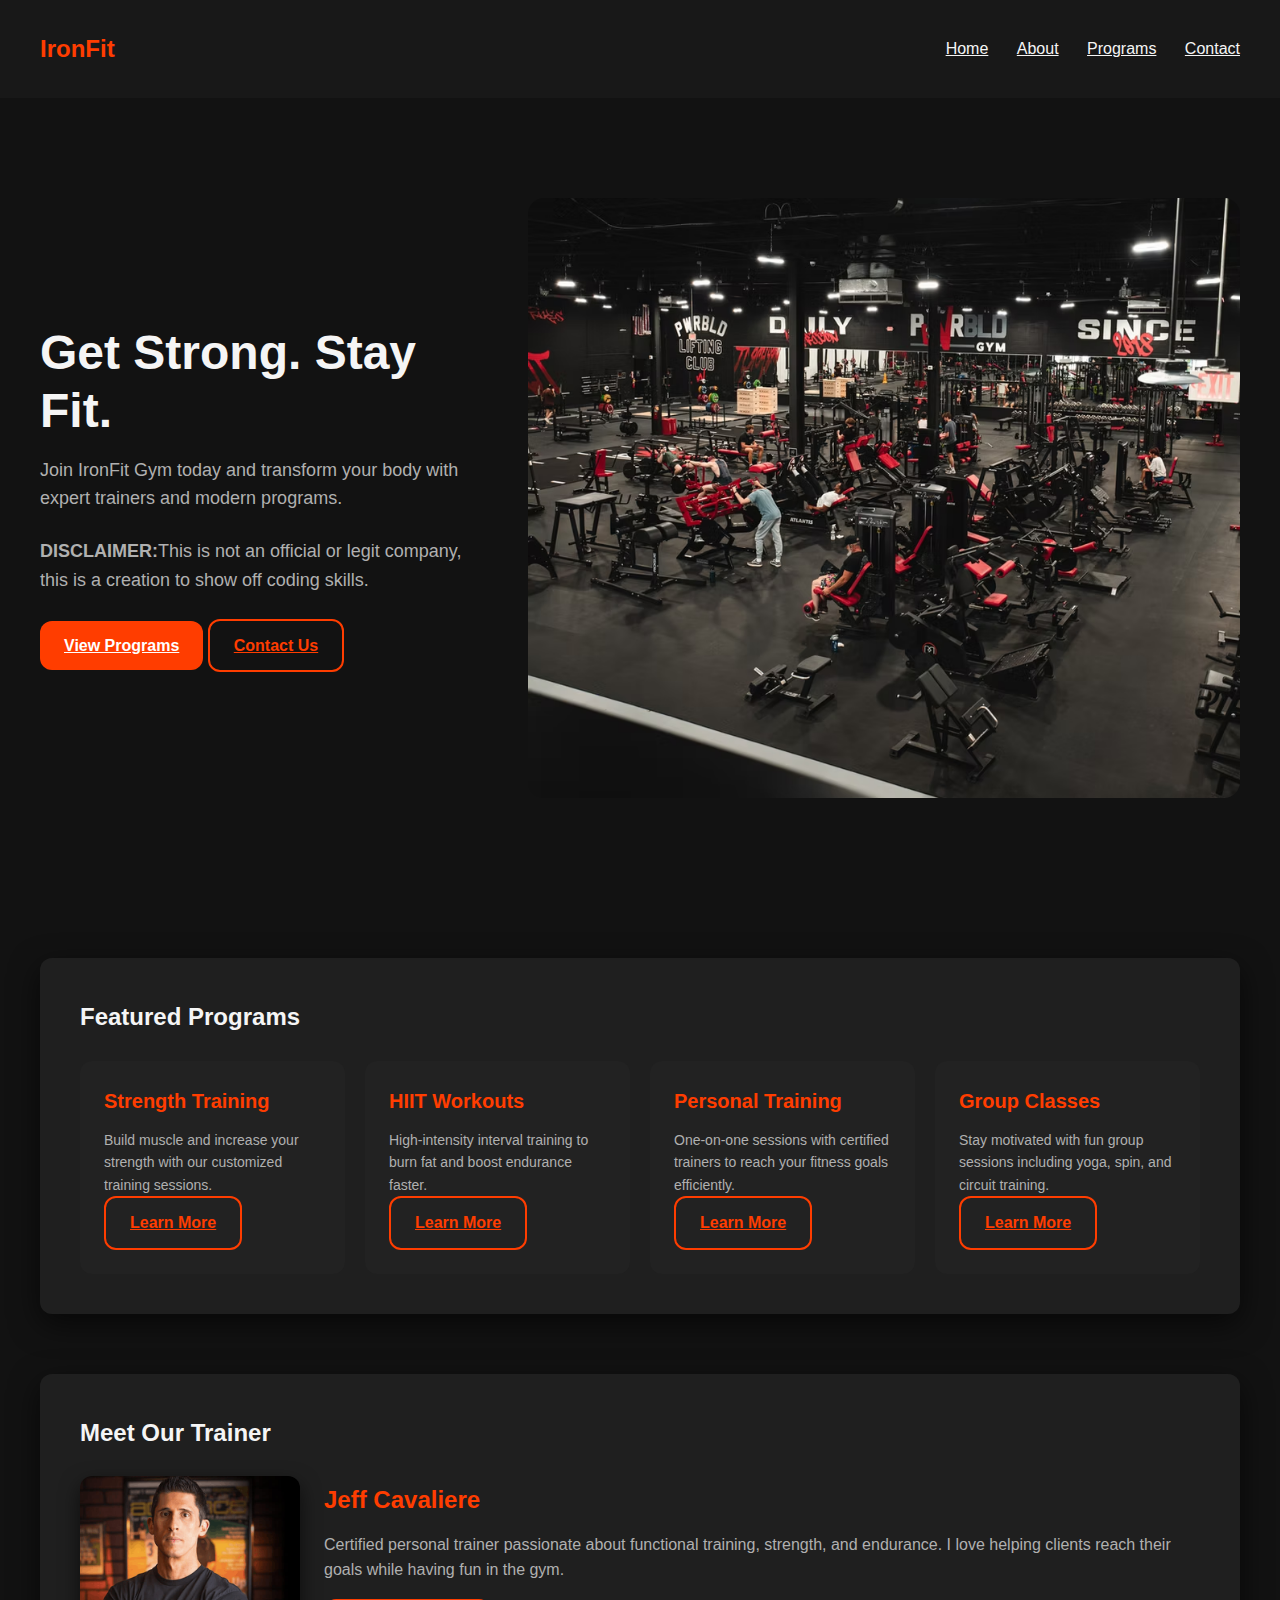
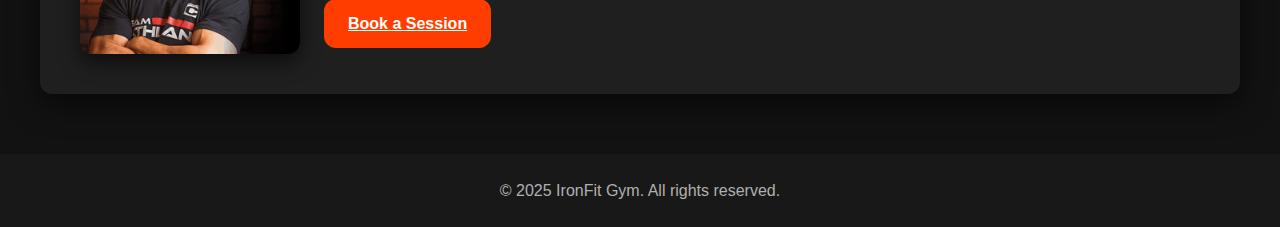
<file: index.html>
<!DOCTYPE html>
<html lang="en">
<head>
  <meta charset="UTF-8">
  <meta name="viewport" content="width=device-width, initial-scale=1.0">
  <title>IronFit Gym</title>
  <meta name="description" content="IronFit Gym — Modern fitness programs and personal training.">
  <link rel="stylesheet" href="css/style.css">
</head>
<body>
  <header>
    <div class="logo">IronFit</div>
    <nav>
      <a href="index.html">Home</a>
      <a href="about.html">About</a>
      <a href="programs.html">Programs</a>
      <a href="contact.html">Contact</a>
    </nav>
  </header>

  <main>
    <!-- Hero Section -->
    <section class="hero">
      <div class="hero-content">
        <h1>Get Strong. Stay Fit.</h1>
        <p>Join IronFit Gym today and transform your body with expert trainers and modern programs.</p>
        <p><strong>DISCLAIMER:</strong>This is not an official or legit company, this is a creation to show off coding skills.</p>
        <a href="programs.html" class="btn primary">View Programs</a>
        <a href="contact.html" class="btn secondary">Contact Us</a>
      </div>
      <div class="hero-image">
        <img src="Gym.png" alt="Gym workout">
      </div>
    </section>

    <!-- Featured Programs -->
    <section class="card-section">
      <h2>Featured Programs</h2>
      <div class="cards">
        <div class="card">
          <h3>Strength Training</h3>
          <p>Build muscle and increase your strength with our customized training sessions.</p>
          <a href="programs.html" class="btn secondary">Learn More</a>
        </div>
        <div class="card">
          <h3>HIIT Workouts</h3>
          <p>High-intensity interval training to burn fat and boost endurance faster.</p>
          <a href="programs.html" class="btn secondary">Learn More</a>
        </div>
        <div class="card">
          <h3>Personal Training</h3>
          <p>One-on-one sessions with certified trainers to reach your fitness goals efficiently.</p>
          <a href="programs.html" class="btn secondary">Learn More</a>
        </div>
        <div class="card">
          <h3>Group Classes</h3>
          <p>Stay motivated with fun group sessions including yoga, spin, and circuit training.</p>
          <a href="programs.html" class="btn secondary">Learn More</a>
        </div>
      </div>
    </section>

    <!-- Trainer Spotlight -->
    <section class="card-section trainer">
      <h2>Meet Our Trainer</h2>
      <div class="trainer-profile">
        <img src="Jeff Cavalierepng.png" alt="Trainer" class="trainer-img">
        <div class="trainer-info">
          <h3>Jeff Cavaliere</h3>
          <p>Certified personal trainer passionate about functional training, strength, and endurance. I love helping clients reach their goals while having fun in the gym.</p>
          <a href="contact.html" class="btn primary">Book a Session</a>
        </div>
      </div>
    </section>

  </main>

  <footer>
    <p>&copy; 2025 IronFit Gym. All rights reserved.</p>
  </footer>

  <script src="js/main.js"></script>
</body>
</html>
</file>
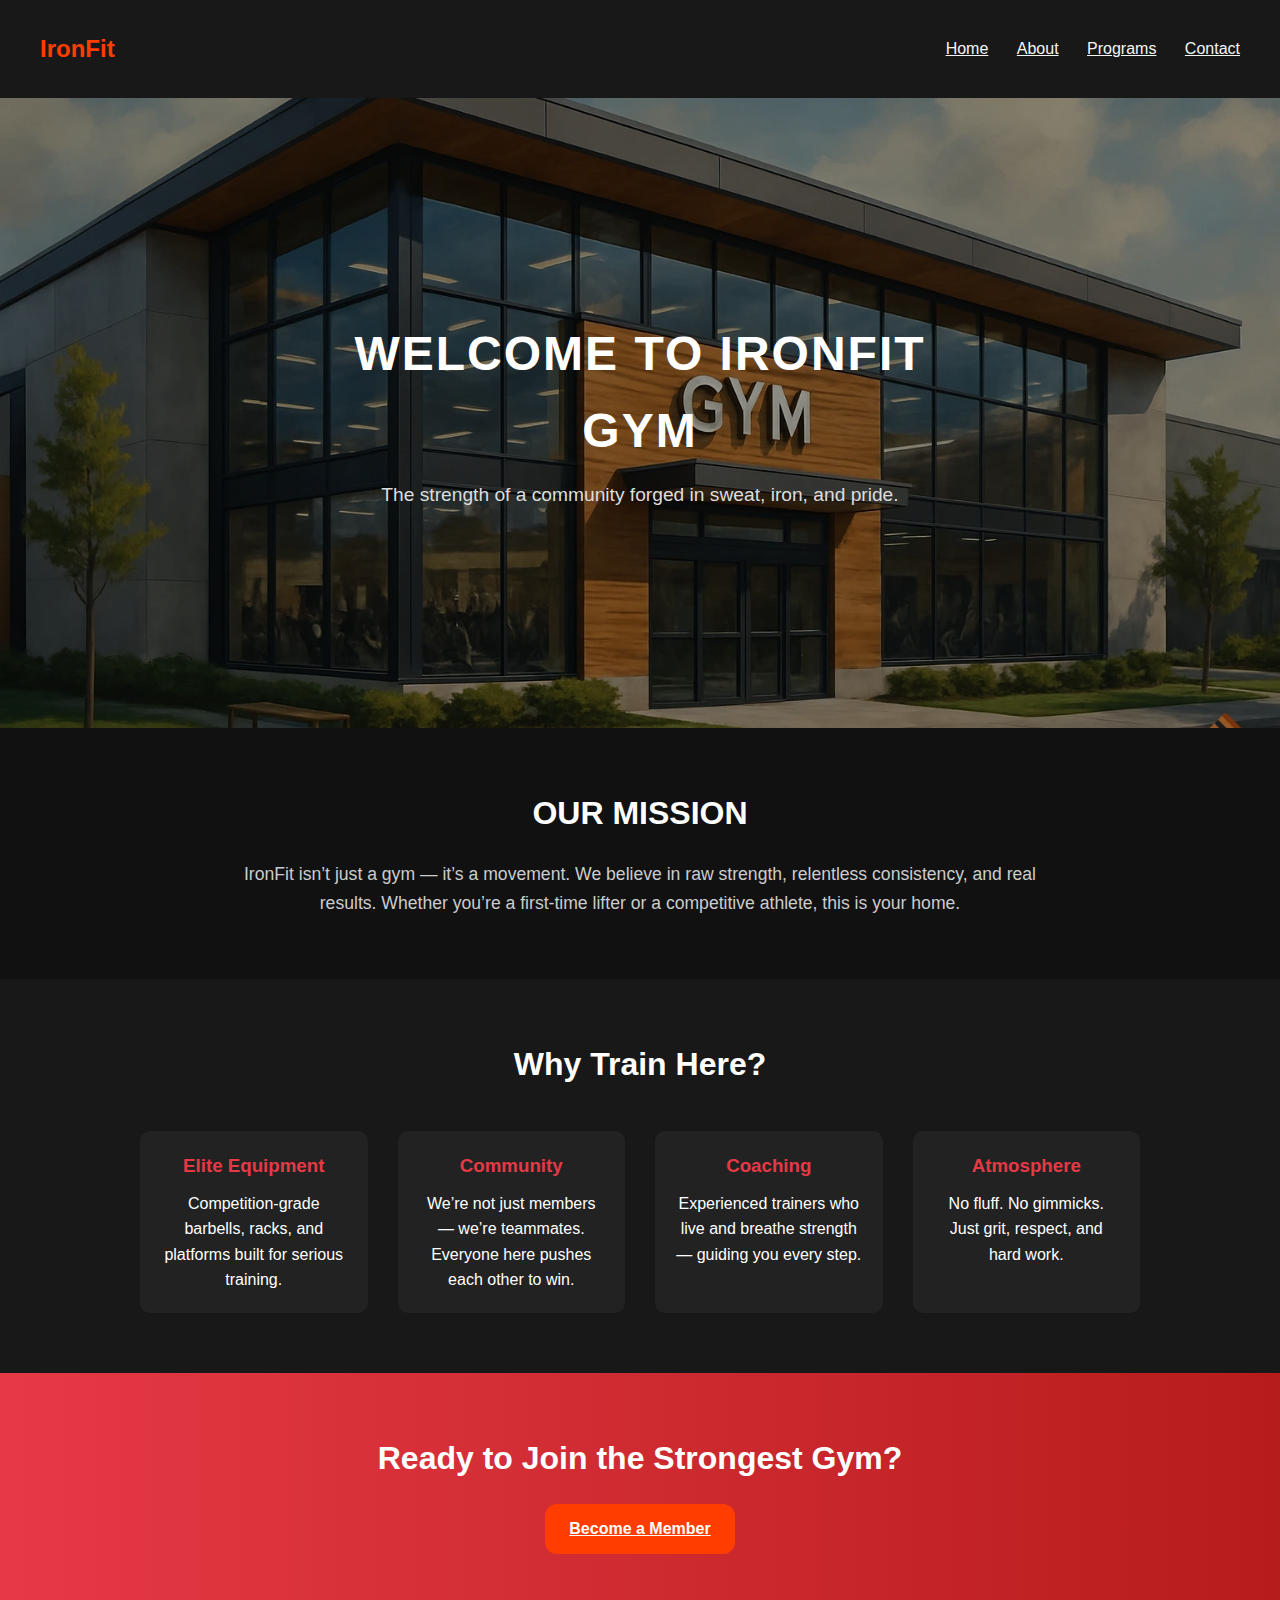
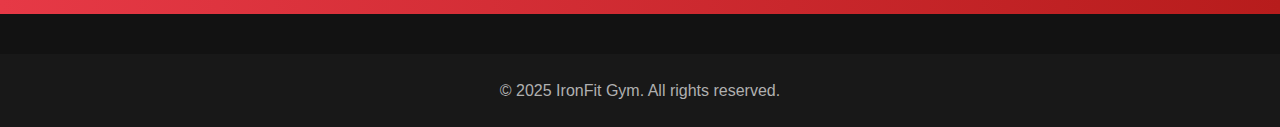
<file: about.html>
<!DOCTYPE html>
<html lang="en">
<head>
  <meta charset="UTF-8">
  <meta name="viewport" content="width=device-width, initial-scale=1.0">
  <title>About — IronFit Gym</title>
  <link rel="stylesheet" href="css/style.css">
</head>
<body>
  <header>
    <div class="logo">IronFit</div>
    <nav>
      <a href="index.html">Home</a>
      <a href="about.html">About</a>
      <a href="programs.html">Programs</a>
      <a href="contact.html">Contact</a>
    </nav>
  </header>

  <main>
<section class="about-hero">
  <img src="Outside3.webp" alt="Outside view of IronFit Gym">
  <div class="about-hero-text">
    <h1>Welcome to IronFit Gym</h1>
    <p>The strength of a community forged in sweat, iron, and pride.</p>
  </div>
</section>

<section class="about-mission">
  <h2>Our Mission</h2>
  <p>
    IronFit isn’t just a gym — it’s a movement.  
    We believe in raw strength, relentless consistency, and real results.  
    Whether you’re a first-time lifter or a competitive athlete, this is your home.
  </p>
</section>

<section class="why-choose-us">
  <h2>Why Train Here?</h2>
  <div class="reasons">
    <div class="reason">
      <h3>Elite Equipment</h3>
      <p>Competition-grade barbells, racks, and platforms built for serious training.</p>
    </div>
    <div class="reason">
      <h3>Community</h3>
      <p>We’re not just members — we’re teammates. Everyone here pushes each other to win.</p>
    </div>
    <div class="reason">
      <h3>Coaching</h3>
      <p>Experienced trainers who live and breathe strength — guiding you every step.</p>
    </div>
    <div class="reason">
      <h3>Atmosphere</h3>
      <p>No fluff. No gimmicks. Just grit, respect, and hard work.</p>
    </div>
  </div>
</section>

<section class="cta-section">
  <h2>Ready to Join the Strongest Gym?</h2>
  <a href="membership.html" class="btn primary">Become a Member</a>
</section>

  </main>

  <footer>
    <p>&copy; 2025 IronFit Gym. All rights reserved.</p>
  </footer>
</body>
</html>
</file>
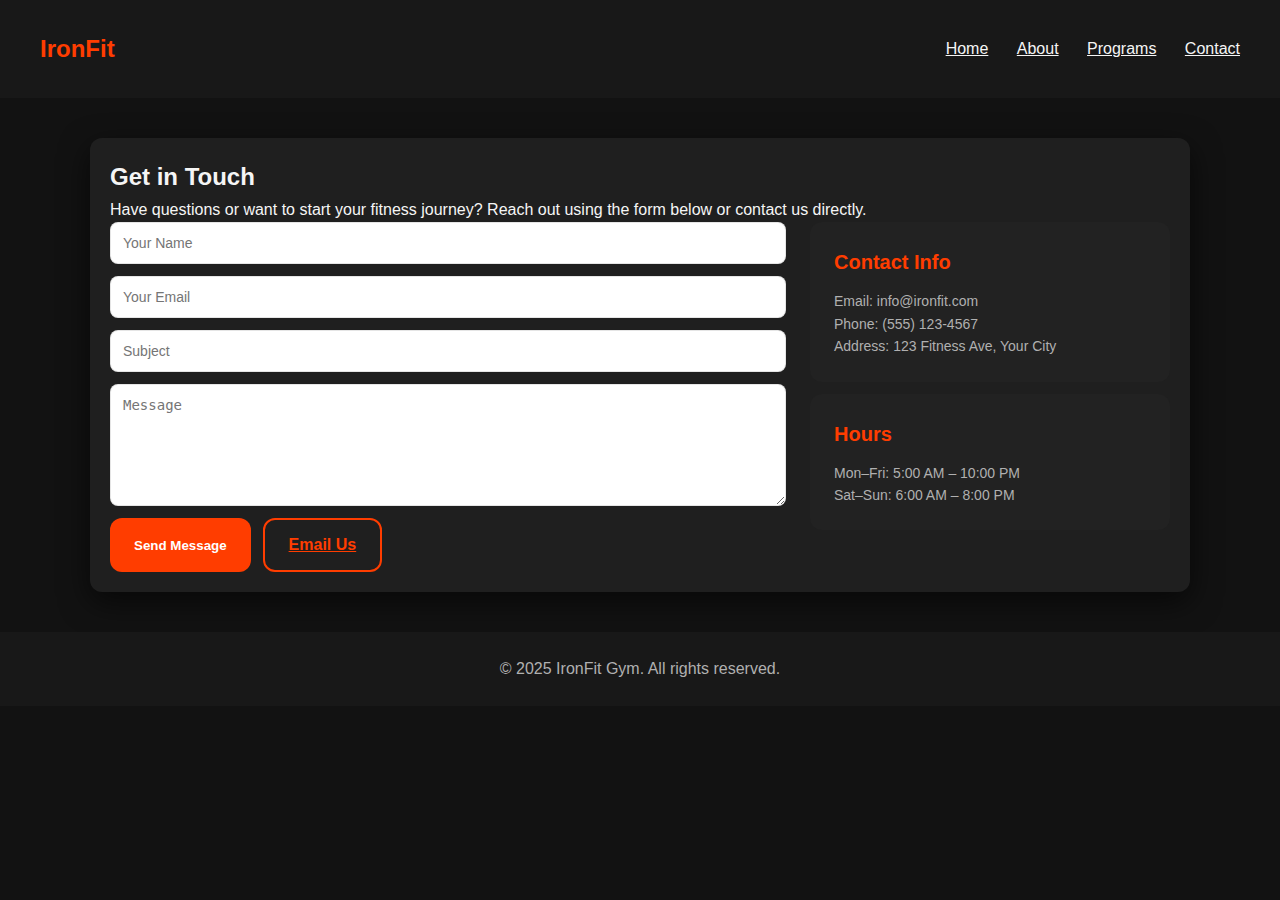
<file: contact.html>
<!DOCTYPE html>
<html lang="en">
<head>
  <meta charset="UTF-8">
  <meta name="viewport" content="width=device-width, initial-scale=1.0">
  <title>Contact — IronFit Gym</title>
  <link rel="stylesheet" href="css/style.css">
</head>
<body>
  <header>
    <div class="logo">IronFit</div>
    <nav>
      <a href="index.html">Home</a>
      <a href="about.html">About</a>
      <a href="programs.html">Programs</a>
      <a href="contact.html">Contact</a>
    </nav>
  </header>

  <main>
    <section class="card-section contact-section">
      <h2>Get in Touch</h2>
      <p class="lead">Have questions or want to start your fitness journey? Reach out using the form below or contact us directly.</p>

      <div class="contact-grid">
        <!-- Contact Form -->
        <form id="contact-form">
          <input type="text" placeholder="Your Name" required>
          <input type="email" placeholder="Your Email" required>
          <input type="text" placeholder="Subject">
          <textarea rows="6" placeholder="Message"></textarea>
          <div class="form-buttons">
            <button class="btn primary" type="submit">Send Message</button>
            <a class="btn secondary" href="mailto:info@ironfit.com">Email Us</a>
          </div>
        </form>

        <!-- Contact Info -->
        <aside class="contact-info">
          <div class="card">
            <h3>Contact Info</h3>
            <p>Email: info@ironfit.com<br>
               Phone: (555) 123-4567<br>
               Address: 123 Fitness Ave, Your City</p>
          </div>

          <div class="card">
            <h3>Hours</h3>
            <p>Mon–Fri: 5:00 AM – 10:00 PM<br>
               Sat–Sun: 6:00 AM – 8:00 PM</p>
          </div>
        </aside>
      </div>
    </section>
  </main>

  <footer>
    <p>&copy; 2025 IronFit Gym. All rights reserved.</p>
  </footer>

  <script>
    document.getElementById('contact-form').addEventListener('submit', function(e){
      e.preventDefault();
      alert('Message sent! (This is a demo — replace with backend handling.)');
      this.reset();
    });
  </script>
</body>
</html>
</file>
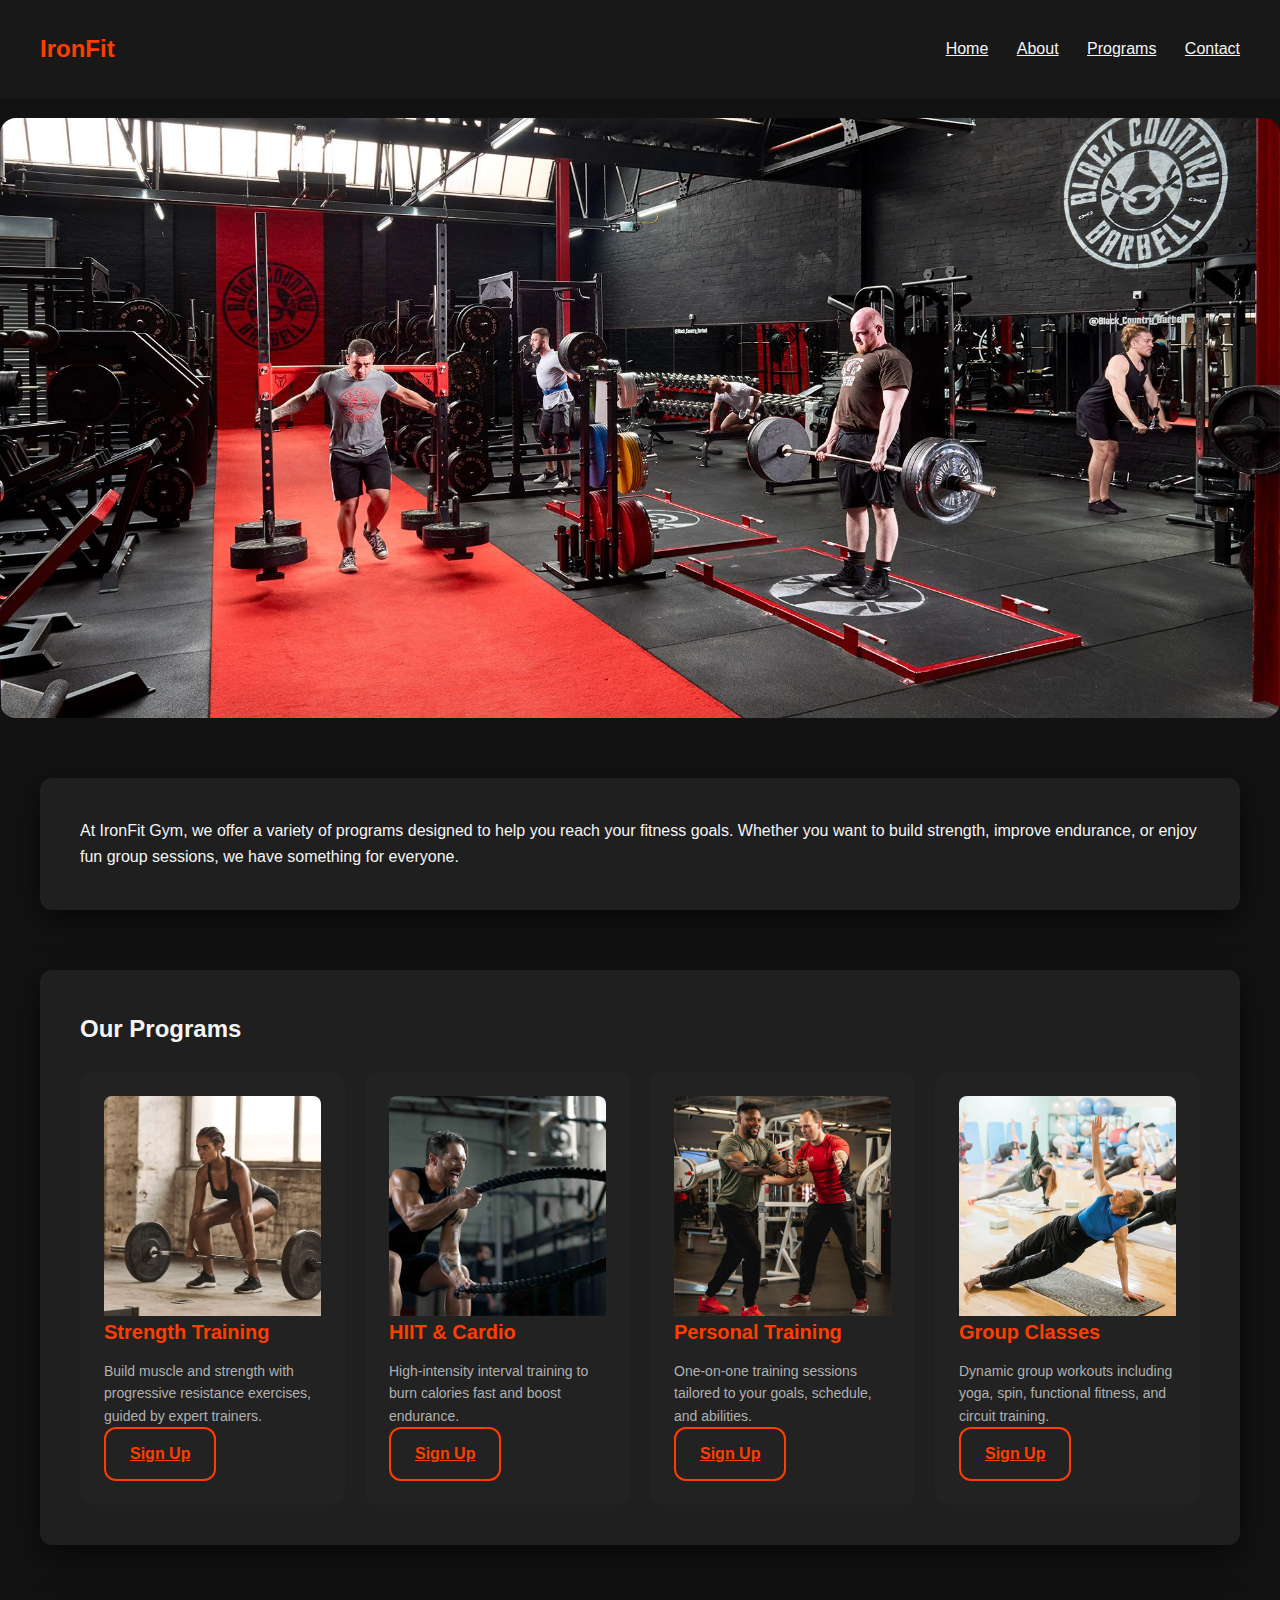
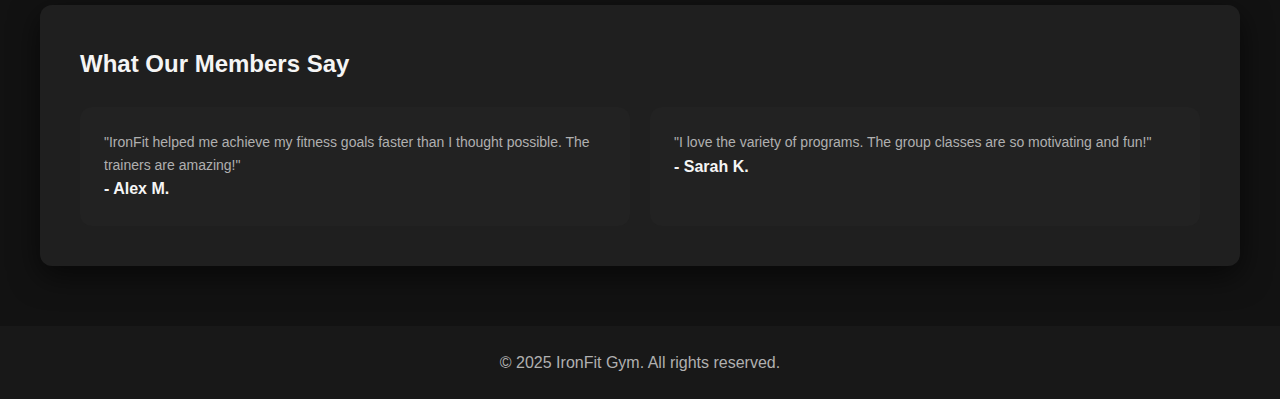
<file: programs.html>
<!DOCTYPE html>
<html lang="en">
<head>
  <meta charset="UTF-8">
  <meta name="viewport" content="width=device-width, initial-scale=1.0">
  <title>Programs — IronFit Gym</title>
  <link rel="stylesheet" href="css/style.css">
</head>
<body>
  <header>
    <div class="logo">IronFit</div>
    <nav>
      <a href="index.html">Home</a>
      <a href="about.html">About</a>
      <a href="programs.html">Programs</a>
      <a href="contact.html">Contact</a>
    </nav>
  </header>

  <main>
    <!-- Hero Banner -->
    <section class="hero-image">
      <img src="images/blackcountrybarbell.jpg" alt="Gym workout">
      <div class="hero-text">
        <h1>Our Training Programs</h1>
        <p>Choose a program that fits your goals and lifestyle. Train smart, train hard.</p>
      </div>
    </section>

    <!-- Intro Text -->
    <section class="card-section">
      <p class="lead">At IronFit Gym, we offer a variety of programs designed to help you reach your fitness goals. Whether you want to build strength, improve endurance, or enjoy fun group sessions, we have something for everyone.</p>
    </section>

    <!-- Program Cards -->
    <section class="card-section">
      <h2>Our Programs</h2>
      <div class="cards">
        <div class="card program-card">
          <img src="images/Strength_training.webp" alt="Strength Training">
          <h3>Strength Training</h3>
          <p>Build muscle and strength with progressive resistance exercises, guided by expert trainers.</p>
          <a href="contact.html" class="btn secondary">Sign Up</a>
        </div>
        <div class="card program-card">
          <img src="images/Battle_Ropes_HIIT.webp" alt="HIIT & Cardio">
          <h3>HIIT & Cardio</h3>
          <p>High-intensity interval training to burn calories fast and boost endurance.</p>
          <a href="contact.html" class="btn secondary">Sign Up</a>
        </div>
        <div class="card program-card">
          <img src="images/personaltrainer.jpeg" alt="Personal Training">
          <h3>Personal Training</h3>
          <p>One-on-one training sessions tailored to your goals, schedule, and abilities.</p>
          <a href="contact.html" class="btn secondary">Sign Up</a>
        </div>
        <div class="card program-card">
          <img src="images/fitnessclass.jpeg" alt="Group Classes">
          <h3>Group Classes</h3>
          <p>Dynamic group workouts including yoga, spin, functional fitness, and circuit training.</p>
          <a href="contact.html" class="btn secondary">Sign Up</a>
        </div>
      </div>
    </section>

    <section class="card-section testimonials">
      <h2>What Our Members Say</h2>
      <div class="cards">
        <div class="card testimonial-card">
          <p>"IronFit helped me achieve my fitness goals faster than I thought possible. The trainers are amazing!"</p>
          <strong>- Alex M.</strong>
        </div>
        <div class="card testimonial-card">
          <p>"I love the variety of programs. The group classes are so motivating and fun!"</p>
          <strong>- Sarah K.</strong>
        </div>
      </div>
    </section>
  </main>

  <footer>
    <p>&copy; 2025 IronFit Gym. All rights reserved.</p>
  </footer>
</body>
</html>
</file>
<file: css/style.css>
:root {
  --primary: #ff3d00;
  --secondary: #1f1f1f;
  --bg: #121212;
  --text: #f5f5f5;
  --muted: #b0b0b0;
  --radius: 12px;
  --gap: 20px;
  --max-width: 1200px;
  --font-heading: 'Montserrat', sans-serif;
  --font-body: 'Roboto', sans-serif;
}

* { box-sizing: border-box; margin:0; padding:0; }
body { font-family: var(--font-body); background-color: var(--bg); color: var(--text); line-height:1.6; }

header {
  display: flex; justify-content: space-between; align-items:center; padding:30px 40px; background-color:#181818; position:sticky; top: 0; z-index:1000;
}

header .logo { font-family: var(--font-heading); font-size:24px; font-weight:700; color:var(--primary); }
header nav a { margin-left:24px; font-weight:500; transition:0.2s; color:var(--text);}
header nav a:hover { color:var(--primary); }

.hero { display:flex; align-items:center; justify-content:space-between; padding:80px 40px; gap:40px; }
.hero-content { max-width:600px; }
.hero h1 { font-family:var(--font-heading); font-size:48px; margin-bottom:16px; line-height:1.2; }
.hero p { font-size:18px; color:var(--muted); margin-bottom:24px; }
.hero-image { width: 100%; height: 600px; overflow: hidden; border-radius: 16px; margin: 20px 0; position: relative; }
.hero-image img { width: 100%; height: 100%; object-fit: cover; object-position: center; display: block; transition: transform 0.5s ease; }

.btn { display:inline-block; padding:12px 24px; border-radius:var(--radius); font-weight:600; transition:0.2s; text-align:center; }
.btn.primary { background-color:var(--primary); color:#fff; border:none; }
.btn.primary:hover { background-color:#ff5722; }
.btn.secondary { background-color:transparent; border:2px solid var(--primary); color:var(--primary); }
.btn.secondary:hover { background-color:var(--primary); color:#fff; }

.card-section { max-width: var(--max-width); margin:60px auto; padding:40px; background-color:var(--secondary); border-radius:var(--radius); box-shadow:0 10px 30px rgba(0,0,0,0.6); }
.card img { width: 100%; height: 220px; object-fit: cover; border-radius: 8px 8px 0 0; display: block; }
.cards { display:grid; grid-template-columns:repeat(auto-fit, minmax(220px,1fr)); gap:var(--gap); margin-top:24px; }
.card { background-color:#222; padding:24px; border-radius:var(--radius); transition: transform 0.2s, box-shadow 0.2s; }
.card:hover { transform: translateY(-6px); box-shadow:0 10px 30px rgba(0,0,0,0.7); }
.card h3 { font-family:var(--font-heading); font-size:20px; margin-bottom:12px; color:var(--primary); }
.card p { font-size:14px; color:var(--muted); }

.contact-section { max-width: 1100px; margin: 40px auto; padding: 20px; }

.contact-grid { display: grid; grid-template-columns: 1fr 360px; gap: 24px; }

.contact-grid form { display: flex; flex-direction: column; gap: 12px; }

.contact-grid input,
.contact-grid textarea { padding: 12px; border-radius: 8px; border: 1px solid rgba(0,0,0,0.1); font-size: 14px; }

.contact-grid .form-buttons { display: flex; gap: 12px; }

.contact-info { display: flex; flex-direction: column; gap: 12px; }

@media (max-width: 900px) { .contact-grid { grid-template-columns: 1fr; } }

.trainer-profile { display:flex; gap:24px; align-items:center; margin-top:24px; }
.trainer-img { width:220px; border-radius:var(--radius); box-shadow:0 8px 20px rgba(0,0,0,0.6); }
.trainer-info h3 { font-family:var(--font-heading); font-size:24px; color:var(--primary); margin-bottom:12px; }
.trainer-info p { font-size:16px; color:var(--muted); margin-bottom:16px; }

footer { text-align:center; padding:24px; color:var(--muted); background-color:#181818; margin-top:40px; }

@media (max-width:960px) { .hero { flex-direction:column-reverse; text-align:center; } .hero-image img { max-width:100%; } .trainer-profile { flex-direction:column; text-align:center; } }

.about-hero { position: relative; height: 70vh; overflow: hidden; }

.about-hero img { width: 100%; height: 100%; object-fit: cover; filter: brightness(60%); }

.about-hero-text { position: absolute; top: 50%; left: 50%; transform: translate(-50%, -50%); text-align: center; color: #fff; }

.about-hero-text h1 { font-size: 3rem; margin-bottom: 10px; text-transform: uppercase; letter-spacing: 2px; }

.about-hero-text p {
  font-size: 1.2rem;
  color: #ddd;
}

/* Mission Section */
.about-mission {
  text-align: center;
  padding: 60px 20px;
  background-color: #111;
  color: #fff;
}

.about-mission h2 {
  font-size: 2rem;
  margin-bottom: 20px;
  text-transform: uppercase;
}

.about-mission p {
  max-width: 800px;
  margin: 0 auto;
  color: #ccc;
  line-height: 1.7;
  font-size: 1.1rem;
}

/* Why Choose Us */
.why-choose-us {
  padding: 60px 20px;
  background: #181818;
  color: #fff;
  text-align: center;
}

.why-choose-us h2 {
  margin-bottom: 40px;
  font-size: 2rem;
}

.reasons {
  display: grid;
  grid-template-columns: repeat(auto-fit, minmax(220px, 1fr));
  gap: 30px;
  max-width: 1000px;
  margin: 0 auto;
}

.reason {
  background: #222;
  padding: 20px;
  border-radius: 10px;
  transition: transform 0.3s, background 0.3s;
}

.reason:hover {
  transform: translateY(-5px);
  background: #333;
}

.reason h3 {
  color: #e63946;
  margin-bottom: 10px;
}

/* CTA Section */
.cta-section {
  text-align: center;
  padding: 60px 20px;
  background: linear-gradient(90deg, #e63946, #b71c1c);
  color: #fff;
}

.cta-section h2 {
  margin-bottom: 20px;
  font-size: 2rem;
}
</file>
